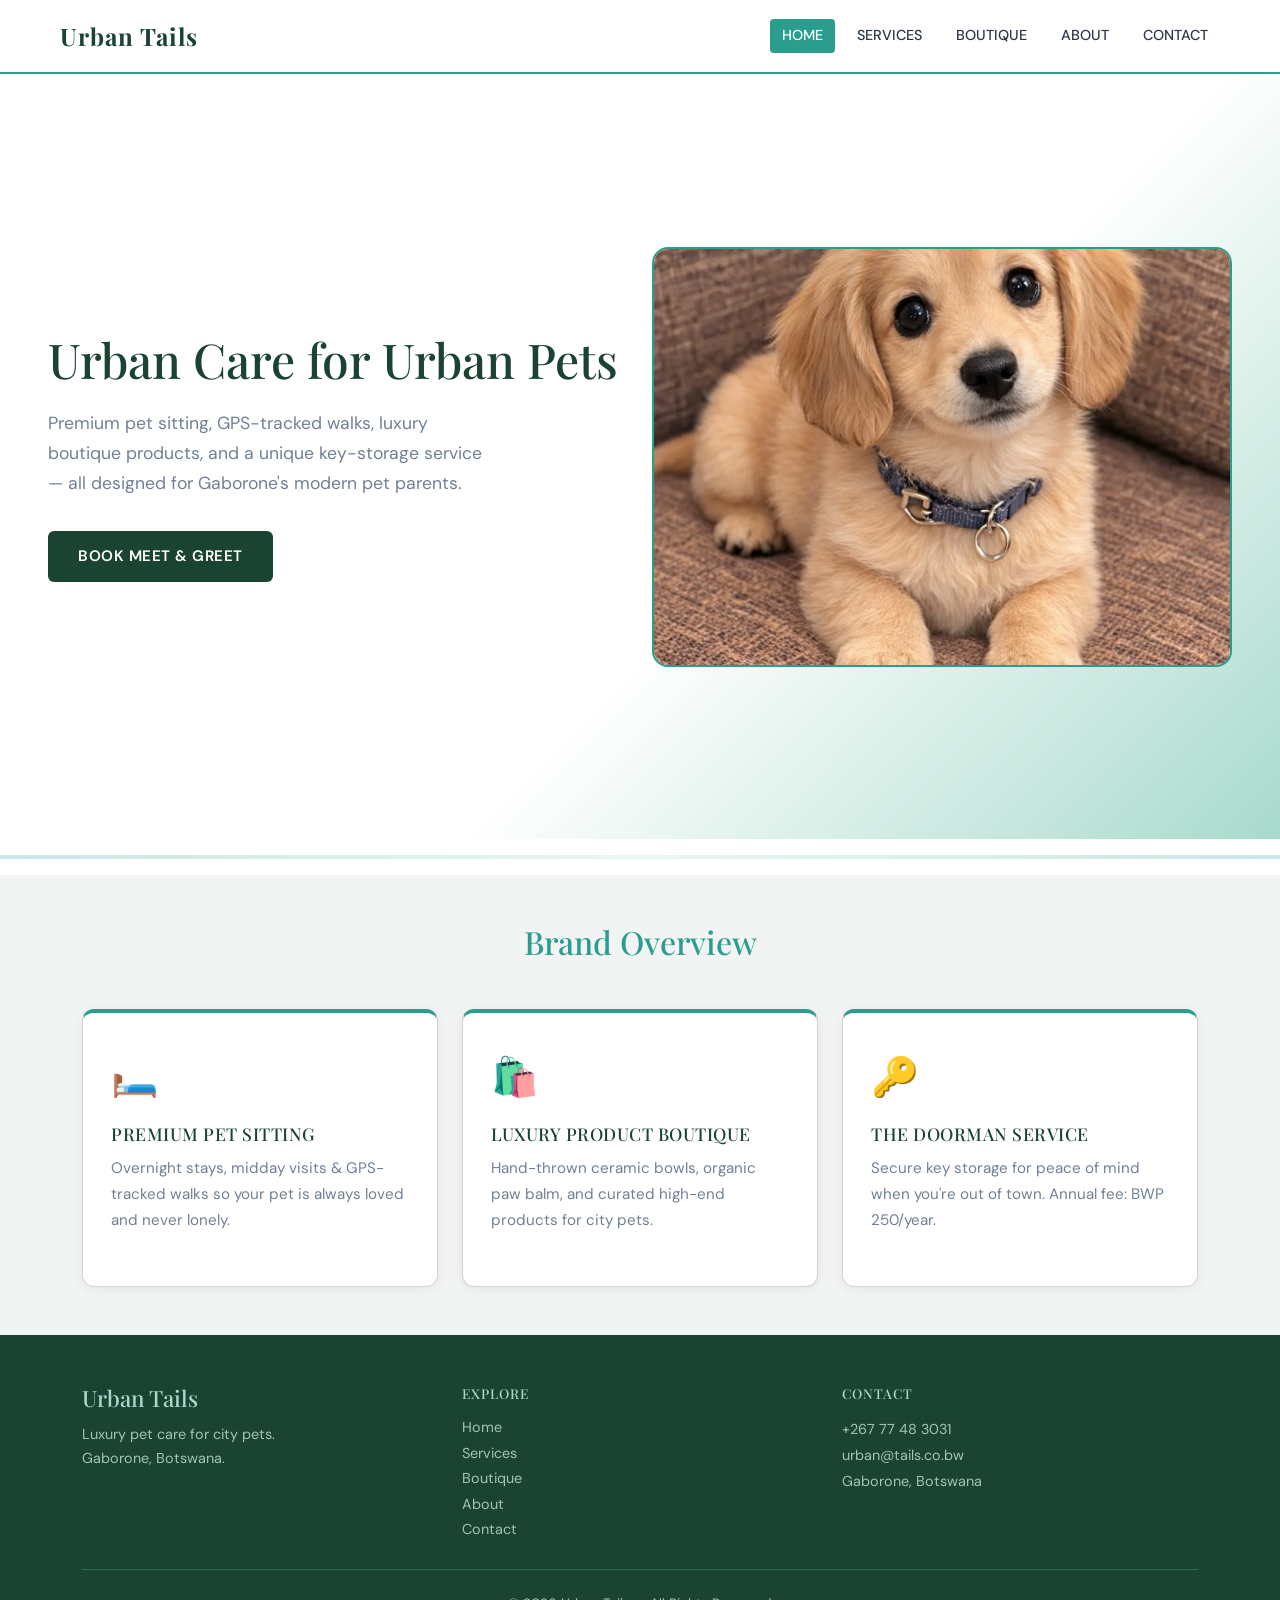
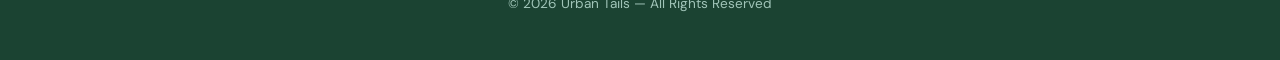
<file: index.html>
<!DOCTYPE html>
<html lang="en">
<head>
  <meta charset="UTF-8" />
  <meta name="viewport" content="width=device-width, initial-scale=1.0"/>
  <meta name="description" content="Urban Tails - Premium pet care and luxury boutique for city pets in Gaborone, Botswana"/>
  <title>Urban Tails – Home</title>
  <link href="https://fonts.googleapis.com/css2?family=Playfair+Display:wght@600;700&family=DM+Sans:wght@300;400;500&display=swap" rel="stylesheet"/>
  <link href="https://cdn.jsdelivr.net/npm/bootstrap@5.3.0/dist/css/bootstrap.min.css" rel="stylesheet"/>
  <link rel="stylesheet" href="style.css?v=10"/>
</head>
<body>

  <header>
    <nav class="top-nav">
      <a href="index.html" class="logo">Urban Tails</a>
      <nav class="main-links">
        <a href="index.html" class="active">HOME</a>
        <a href="services.html">SERVICES</a>
        <a href="boutique.html">BOUTIQUE</a>
        <a href="about.html">ABOUT</a>
        <a href="contact.html">CONTACT</a>
      </nav>
    </nav>
  </header>

  <main>
    <section id="home">
      <section class="container-fluid px-4 px-md-5">
        <section class="row align-items-center min-vh-85">
          <article class="col-md-6 py-5">
            <header>
              <h1>Urban Care for Urban Pets</h1>
              <p>Premium pet sitting, GPS-tracked walks, luxury boutique products, and a unique key-storage service — all designed for Gaborone's modern pet parents.</p>
              <a href="contact.html" class="btn-primary">BOOK MEET &amp; GREET</a>
            </header>
          </article>
          <article class="col-md-6">
            <figure>
              <img src="images/hero-dog.jpg" alt="Happy dog running outdoors" width="800" height="600"/>
            </figure>
          </article>
        </section>
      </section>
    </section>

    <hr class="section-divider"/>

    <section id="brand-overview">
      <section class="container py-5">
        <h2 class="text-center mb-5">Brand Overview</h2>
        <section class="row g-4 justify-content-center">
          <article class="col-md-4">
            <article class="card">
              <span class="card-icon">🛏️</span>
              <h3>Premium Pet Sitting</h3>
              <p>Overnight stays, midday visits &amp; GPS-tracked walks so your pet is always loved and never lonely.</p>
            </article>
          </article>
          <article class="col-md-4">
            <article class="card">
              <span class="card-icon">🛍️</span>
              <h3>Luxury Product Boutique</h3>
              <p>Hand-thrown ceramic bowls, organic paw balm, and curated high-end products for city pets.</p>
            </article>
          </article>
          <article class="col-md-4">
            <article class="card">
              <span class="card-icon">🔑</span>
              <h3>The Doorman Service</h3>
              <p>Secure key storage for peace of mind when you're out of town. Annual fee: BWP 250/year.</p>
            </article>
          </article>
        </section>
      </section>
    </section>
  </main>

  <footer>
    <section class="container">
      <section class="row g-4 mb-4">
        <article class="col-md-4">
          <h3>Urban Tails</h3>
          <p>Luxury pet care for city pets.<br/>Gaborone, Botswana.</p>
        </article>
        <article class="col-md-4">
          <h4>Explore</h4>
          <nav>
            <a href="index.html">Home</a>
            <a href="services.html">Services</a>
            <a href="boutique.html">Boutique</a>
            <a href="about.html">About</a>
            <a href="contact.html">Contact</a>
          </nav>
        </article>
        <article class="col-md-4">
          <h4>Contact</h4>
          <address>+267 77 48 3031<br/>urban@tails.co.bw<br/>Gaborone, Botswana</address>
        </article>
      </section>
      <p class="bottom text-center">© 2026 Urban Tails — All Rights Reserved</p>
    </section>
  </footer>

  
</body>
</html>
</file>
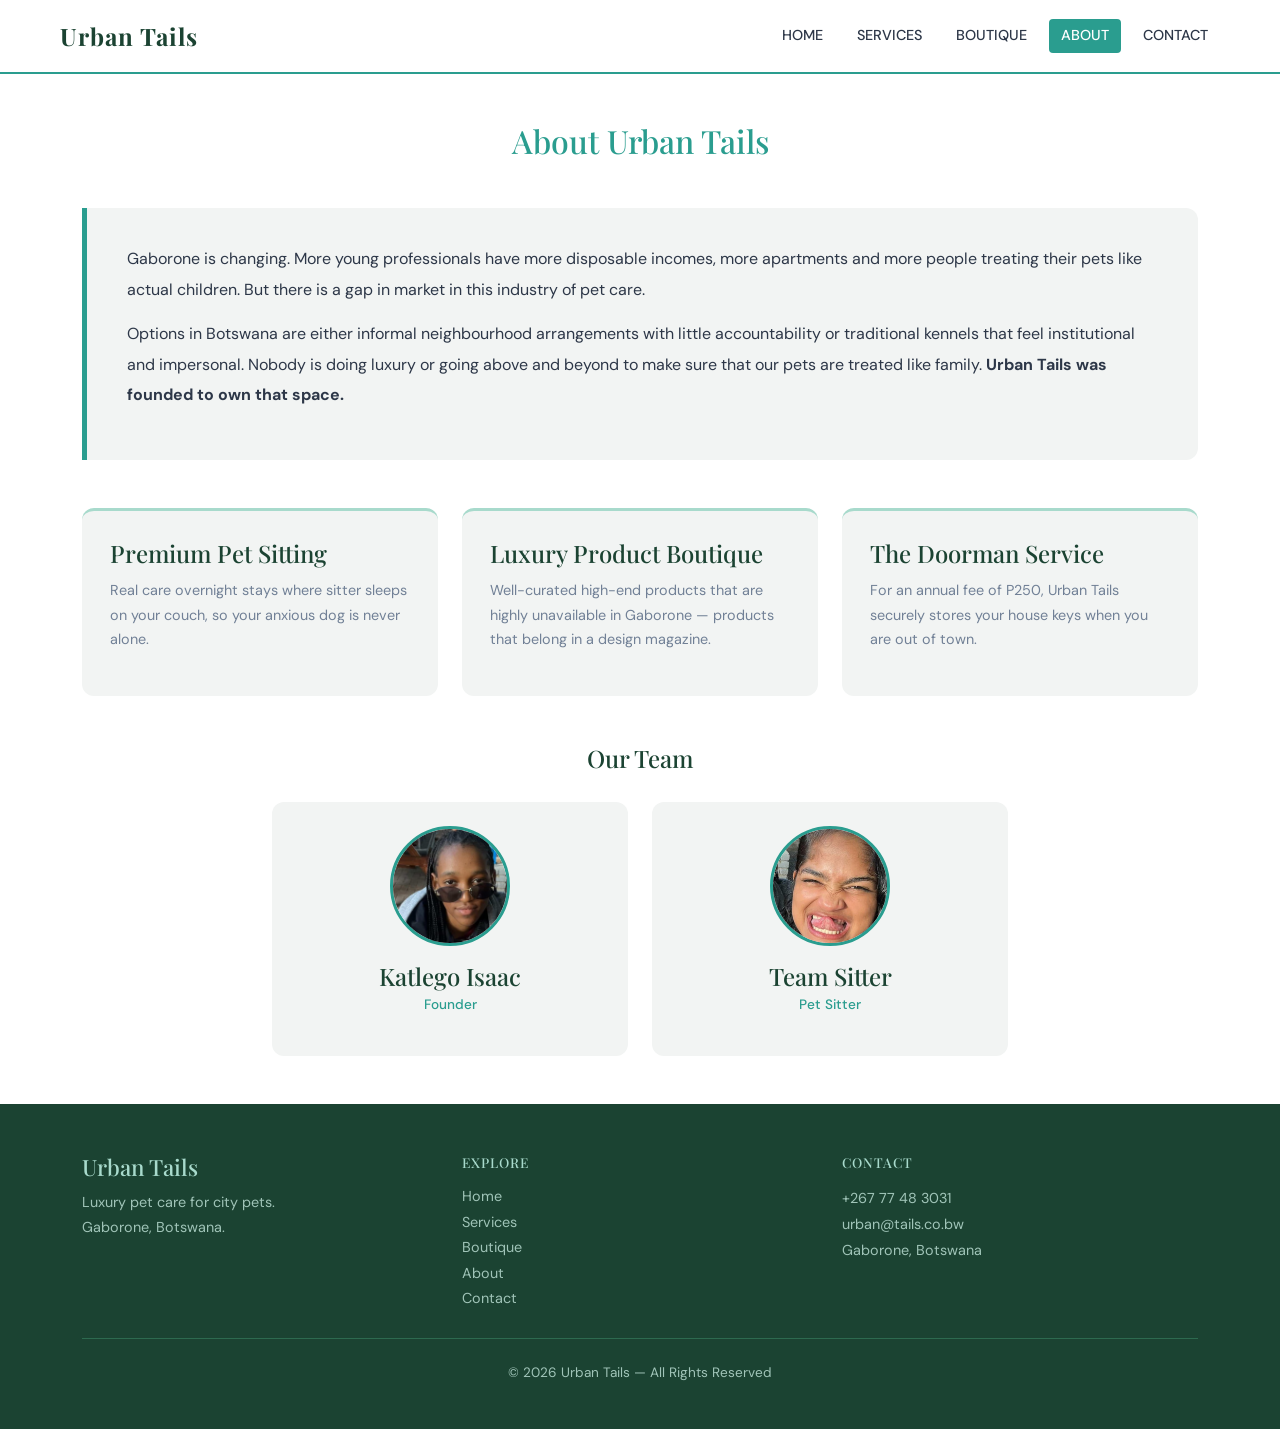
<file: about.html>
<!DOCTYPE html>
<html lang="en">
<head>
  <meta charset="UTF-8" />
  <meta name="viewport" content="width=device-width, initial-scale=1.0"/>
  <meta name="description" content="About Urban Tails - our story, team and mission for premium pet care in Gaborone"/>
  <title>Urban Tails – About</title>
  <link href="https://fonts.googleapis.com/css2?family=Playfair+Display:wght@600;700&family=DM+Sans:wght@300;400;500&display=swap" rel="stylesheet"/>
  <link href="https://cdn.jsdelivr.net/npm/bootstrap@5.3.0/dist/css/bootstrap.min.css" rel="stylesheet"/>
  <link rel="stylesheet" href="style.css?v=10"/>
</head>
<body>

  <header>
    <nav class="top-nav">
      <a href="index.html" class="logo">Urban Tails</a>
      <nav class="main-links">
        <a href="index.html">HOME</a>
        <a href="services.html">SERVICES</a>
        <a href="boutique.html">BOUTIQUE</a>
        <a href="about.html" class="active">ABOUT</a>
        <a href="contact.html">CONTACT</a>
      </nav>
    </nav>
  </header>

  <main>
    <section id="about" class="py-5">
      <section class="container">
        <h2 class="text-center mb-5">About Urban Tails</h2>

        <article class="story mb-5">
          <p>Gaborone is changing. More young professionals have more disposable incomes, more apartments and more people treating their pets like actual children. But there is a gap in market in this industry of pet care.</p>
          <p>Options in Botswana are either informal neighbourhood arrangements with little accountability or traditional kennels that feel institutional and impersonal. Nobody is doing luxury or going above and beyond to make sure that our pets are treated like family. <strong>Urban Tails was founded to own that space.</strong></p>
        </article>

        <section class="row g-4 mb-5 justify-content-center">
          <article class="col-md-4">
            <article class="service-item">
              <h4>Premium Pet Sitting</h4>
              <p>Real care overnight stays where sitter sleeps on your couch, so your anxious dog is never alone.</p>
            </article>
          </article>
          <article class="col-md-4">
            <article class="service-item">
              <h4>Luxury Product Boutique</h4>
              <p>Well-curated high-end products that are highly unavailable in Gaborone — products that belong in a design magazine.</p>
            </article>
          </article>
          <article class="col-md-4">
            <article class="service-item">
              <h4>The Doorman Service</h4>
              <p>For an annual fee of P250, Urban Tails securely stores your house keys when you are out of town.</p>
            </article>
          </article>
        </section>

        <section class="team-section">
          <h3>Our Team</h3>
          <section class="row g-4 justify-content-center">
            <article class="col-md-4">
              <article class="member">
                <figure>
                  <img src="images/katlego-founder.jpeg" alt="Portrait photo of Katlego Isaac, founder of Urban Tails" width="300" height="300"/>
                </figure>
                <h4>Katlego Isaac</h4>
                <p class="role">Founder</p>
              </article>
            </article>
            <article class="col-md-4">
              <article class="member">
                <figure>
                  <img src="images/team-sitter.jpeg" alt="Portrait photo of an Urban Tails pet sitter" width="300" height="300"/>
                </figure>
                <h4>Team Sitter</h4>
                <p class="role">Pet Sitter</p>
              </article>
            </article>
          </section>
        </section>
      </section>
    </section>
  </main>

  <footer>
    <section class="container">
      <section class="row g-4 mb-4">
        <article class="col-md-4">
          <h3>Urban Tails</h3>
          <p>Luxury pet care for city pets.<br/>Gaborone, Botswana.</p>
        </article>
        <article class="col-md-4">
          <h4>Explore</h4>
          <nav>
            <a href="index.html">Home</a>
            <a href="services.html">Services</a>
            <a href="boutique.html">Boutique</a>
            <a href="about.html">About</a>
            <a href="contact.html">Contact</a>
          </nav>
        </article>
        <article class="col-md-4">
          <h4>Contact</h4>
          <address>+267 77 48 3031<br/>urban@tails.co.bw<br/>Gaborone, Botswana</address>
        </article>
      </section>
      <p class="bottom text-center">© 2026 Urban Tails — All Rights Reserved</p>
    </section>
  </footer>

 
</body>
</html>
</file>
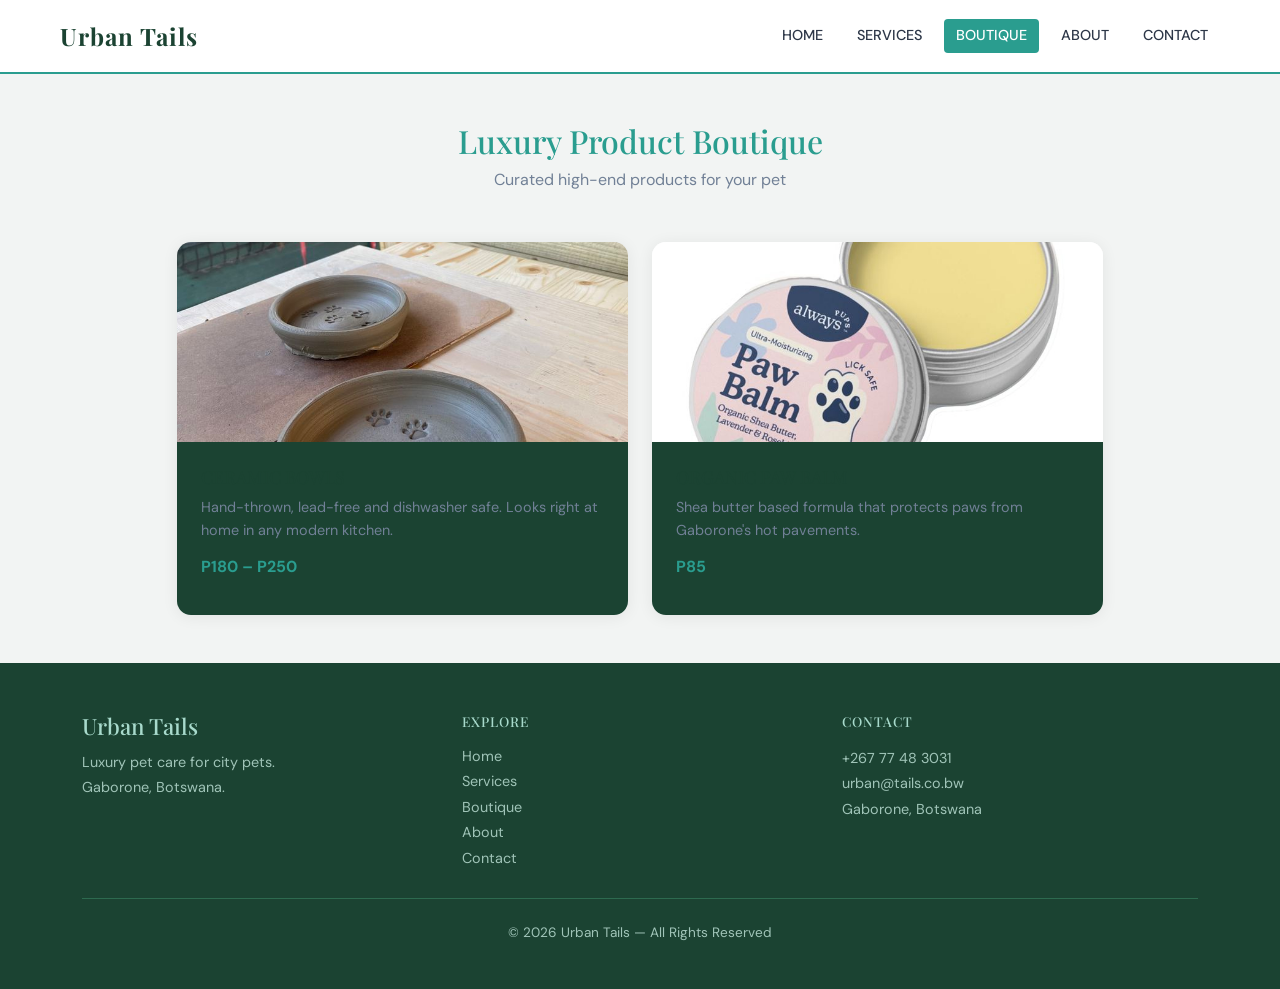
<file: boutique.html>
<!DOCTYPE html>
<html lang="en">
<head>
  <meta charset="UTF-8" />
  <meta name="viewport" content="width=device-width, initial-scale=1.0"/>
  <meta name="description" content="Urban Tails luxury boutique - curated high-end pet products in Gaborone"/>
  <title>Urban Tails – Boutique</title>
  <link href="https://fonts.googleapis.com/css2?family=Playfair+Display:wght@600;700&family=DM+Sans:wght@300;400;500&display=swap" rel="stylesheet"/>
  <link href="https://cdn.jsdelivr.net/npm/bootstrap@5.3.0/dist/css/bootstrap.min.css" rel="stylesheet"/>
  <link rel="stylesheet" href="style.css?v=10"/>
</head>
<body>

  <header>
    <nav class="top-nav">
      <a href="index.html" class="logo">Urban Tails</a>
      <nav class="main-links">
        <a href="index.html">HOME</a>
        <a href="services.html">SERVICES</a>
        <a href="boutique.html" class="active">BOUTIQUE</a>
        <a href="about.html">ABOUT</a>
        <a href="contact.html">CONTACT</a>
      </nav>
    </nav>
  </header>

  <main>
    <section id="boutique" class="py-5">
      <section class="container">
        <h2 class="text-center">Luxury Product Boutique</h2>
        <p class="subtitle">Curated high-end products for your pet</p>

        <section class="row g-4 justify-content-center">
          <article class="col-md-5">
            <article class="product-card">
              <figure>
                <img src="images/ceramic-bowl.jpg" alt="Handcrafted ceramic dog bowl in modern kitchen" width="600" height="400"/>
              </figure>
              <footer>
                <h3>Ceramic Bowls</h3>
                <p>Hand-thrown, lead-free and dishwasher safe. Looks right at home in any modern kitchen.</p>
                <p class="price">P180 – P250</p>
              </footer>
            </article>
          </article>
          <article class="col-md-5">
            <article class="product-card">
              <figure>
                <img src="images/paw-balm.jpg" alt="Organic paw balm container for dog paw protection" width="600" height="400"/>
              </figure>
              <footer>
                <h3>Organic Paw Balm</h3>
                <p>Shea butter based formula that protects paws from Gaborone's hot pavements.</p>
                <p class="price">P85</p>
              </footer>
            </article>
          </article>
        </section>
      </section>
    </section>
  </main>

  <footer>
    <section class="container">
      <section class="row g-4 mb-4">
        <article class="col-md-4">
          <h3>Urban Tails</h3>
          <p>Luxury pet care for city pets.<br/>Gaborone, Botswana.</p>
        </article>
        <article class="col-md-4">
          <h4>Explore</h4>
          <nav>
            <a href="index.html">Home</a>
            <a href="services.html">Services</a>
            <a href="boutique.html">Boutique</a>
            <a href="about.html">About</a>
            <a href="contact.html">Contact</a>
          </nav>
        </article>
        <article class="col-md-4">
          <h4>Contact</h4>
          <address>+267 77 48 3031<br/>urban@tails.co.bw<br/>Gaborone, Botswana</address>
        </article>
      </section>
      <p class="bottom text-center">© 2026 Urban Tails — All Rights Reserved</p>
    </section>
  </footer>

  
</body>
</html>
</file>
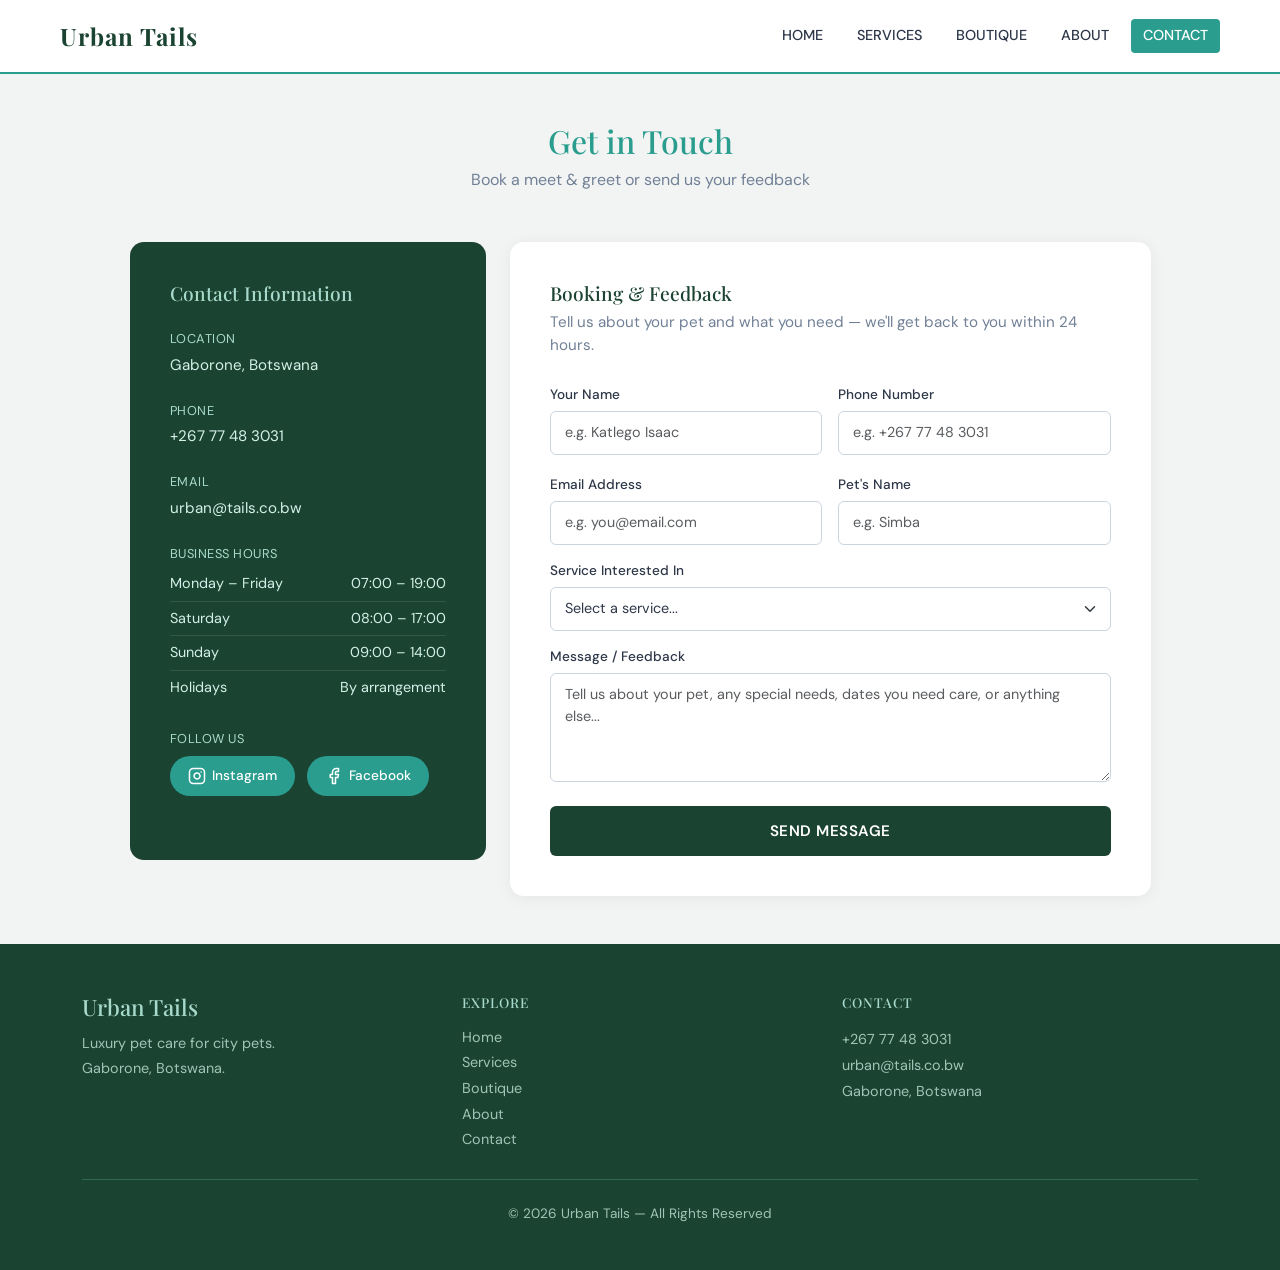
<file: contact.html>
<!DOCTYPE html>
<html lang="en">
<head>
  <meta charset="UTF-8" />
  <meta name="viewport" content="width=device-width, initial-scale=1.0"/>
  <meta name="description" content="Contact Urban Tails - book a meet and greet or send feedback about our pet care services"/>
  <title>Urban Tails – Contact</title>
  <link href="https://fonts.googleapis.com/css2?family=Playfair+Display:wght@600;700&family=DM+Sans:wght@300;400;500&display=swap" rel="stylesheet"/>
  <link href="https://cdn.jsdelivr.net/npm/bootstrap@5.3.0/dist/css/bootstrap.min.css" rel="stylesheet"/>
  <link rel="stylesheet" href="style.css?v=10"/>
</head>
<body>

  <header>
    <nav class="top-nav">
      <a href="index.html" class="logo">Urban Tails</a>
      <nav class="main-links">
        <a href="index.html">HOME</a>
        <a href="services.html">SERVICES</a>
        <a href="boutique.html">BOUTIQUE</a>
        <a href="about.html">ABOUT</a>
        <a href="contact.html" class="active">CONTACT</a>
      </nav>
    </nav>
  </header>

  <main>
    <section id="contact" class="py-5">
      <section class="container">
        <h2 class="text-center">Get in Touch</h2>
        <p class="subtitle">Book a meet &amp; greet or send us your feedback</p>

        <section class="row g-4 justify-content-center">
          <aside class="col-lg-4">
            <section class="contact-info">
              <h3>Contact Information</h3>
              <section class="info-item">
                <span class="label">Location</span>
                <span class="value">Gaborone, Botswana</span>
              </section>
              <section class="info-item">
                <span class="label">Phone</span>
                <span class="value"><a href="tel:+26777483031">+267 77 48 3031</a></span>
              </section>
              <section class="info-item">
                <span class="label">Email</span>
                <span class="value"><a href="mailto:urban@tails.co.bw">urban@tails.co.bw</a></span>
              </section>
              <section class="info-item">
                <span class="label">Business Hours</span>
                <table class="hours-table">
                  <tbody>
                    <tr><td>Monday – Friday</td><td>07:00 – 19:00</td></tr>
                    <tr><td>Saturday</td><td>08:00 – 17:00</td></tr>
                    <tr><td>Sunday</td><td>09:00 – 14:00</td></tr>
                    <tr><td>Holidays</td><td>By arrangement</td></tr>
                  </tbody>
                </table>
              </section>
              <section class="info-item">
                <span class="label">Follow Us</span>
                <nav class="socials">
                  <a href="#" aria-label="Instagram">
                    <svg width="18" height="18" viewBox="0 0 24 24" fill="none" stroke="currentColor" stroke-width="2" stroke-linecap="round" stroke-linejoin="round"><rect x="2" y="2" width="20" height="20" rx="5" ry="5"/><path d="M16 11.37A4 4 0 1 1 12.63 8 4 4 0 0 1 16 11.37z"/><line x1="17.5" y1="6.5" x2="17.51" y2="6.5"/></svg>
                    Instagram
                  </a>
                  <a href="#" aria-label="Facebook">
                    <svg width="18" height="18" viewBox="0 0 24 24" fill="none" stroke="currentColor" stroke-width="2" stroke-linecap="round" stroke-linejoin="round"><path d="M18 2h-3a5 5 0 0 0-5 5v3H7v4h3v8h4v-8h3l1-4h-4V7a1 1 0 0 1 1-1h3z"/></svg>
                    Facebook
                  </a>
                </nav>
              </section>
            </section>
          </aside>

          <section class="col-lg-7">
            <section class="form-panel">
              <h3>Booking &amp; Feedback</h3>
              <p class="form-subtitle">Tell us about your pet and what you need — we'll get back to you within 24 hours.</p>
              <form id="contactForm" novalidate>
                <fieldset class="row g-3">
                  <section class="col-md-6">
                    <label for="name">Your Name</label>
                    <input type="text" class="form-control" id="name" name="name" placeholder="e.g. Katlego Isaac" required/>
                  </section>
                  <section class="col-md-6">
                    <label for="phone">Phone Number</label>
                    <input type="tel" class="form-control" id="phone" name="phone" placeholder="e.g. +267 77 48 3031" required/>
                  </section>
                </fieldset>
                <fieldset class="row g-3 mt-1">
                  <section class="col-md-6">
                    <label for="email">Email Address</label>
                    <input type="email" class="form-control" id="email" name="email" placeholder="e.g. you@email.com" required/>
                  </section>
                  <section class="col-md-6">
                    <label for="pet">Pet's Name</label>
                    <input type="text" class="form-control" id="pet" name="pet" placeholder="e.g. Simba"/>
                  </section>
                </fieldset>
                <fieldset class="mt-3">
                  <label for="service">Service Interested In</label>
                  <select class="form-select" id="service" name="service" required>
                    <option value="" disabled selected>Select a service...</option>
                    <option value="overnight">Premium Pet Sitting — Overnight (P400/night)</option>
                    <option value="midday">Premium Pet Sitting — Midday Visit (P120/visit)</option>
                    <option value="walk30">Dog Walking — 30 min (P100)</option>
                    <option value="walk60">Dog Walking — 60 min (P150)</option>
                    <option value="doorman">The Doorman Service — Annual (P250/year)</option>
                    <option value="boutique">Boutique Product Enquiry</option>
                    <option value="feedback">General Feedback</option>
                  </select>
                </fieldset>
                <fieldset class="mt-3">
                  <label for="message">Message / Feedback</label>
                  <textarea class="form-control" id="message" name="message" rows="4" placeholder="Tell us about your pet, any special needs, dates you need care, or anything else..."></textarea>
                </fieldset>
                <section class="mt-4">
                  <button type="submit" class="btn-primary w-100">SEND MESSAGE</button>
                </section>
              </form>
            </section>
          </section>
        </section>
      </section>
    </section>
  </main>

  <footer>
    <section class="container">
      <section class="row g-4 mb-4">
        <article class="col-md-4">
          <h3>Urban Tails</h3>
          <p>Luxury pet care for city pets.<br/>Gaborone, Botswana.</p>
        </article>
        <article class="col-md-4">
          <h4>Explore</h4>
          <nav>
            <a href="index.html">Home</a>
            <a href="services.html">Services</a>
            <a href="boutique.html">Boutique</a>
            <a href="about.html">About</a>
            <a href="contact.html">Contact</a>
          </nav>
        </article>
        <article class="col-md-4">
          <h4>Contact</h4>
          <address>+267 77 48 3031<br/>urban@tails.co.bw<br/>Gaborone, Botswana</address>
        </article>
      </section>
      <p class="bottom text-center">© 2026 Urban Tails — All Rights Reserved</p>
    </section>
  </footer>

 </body>
</html>
</file>
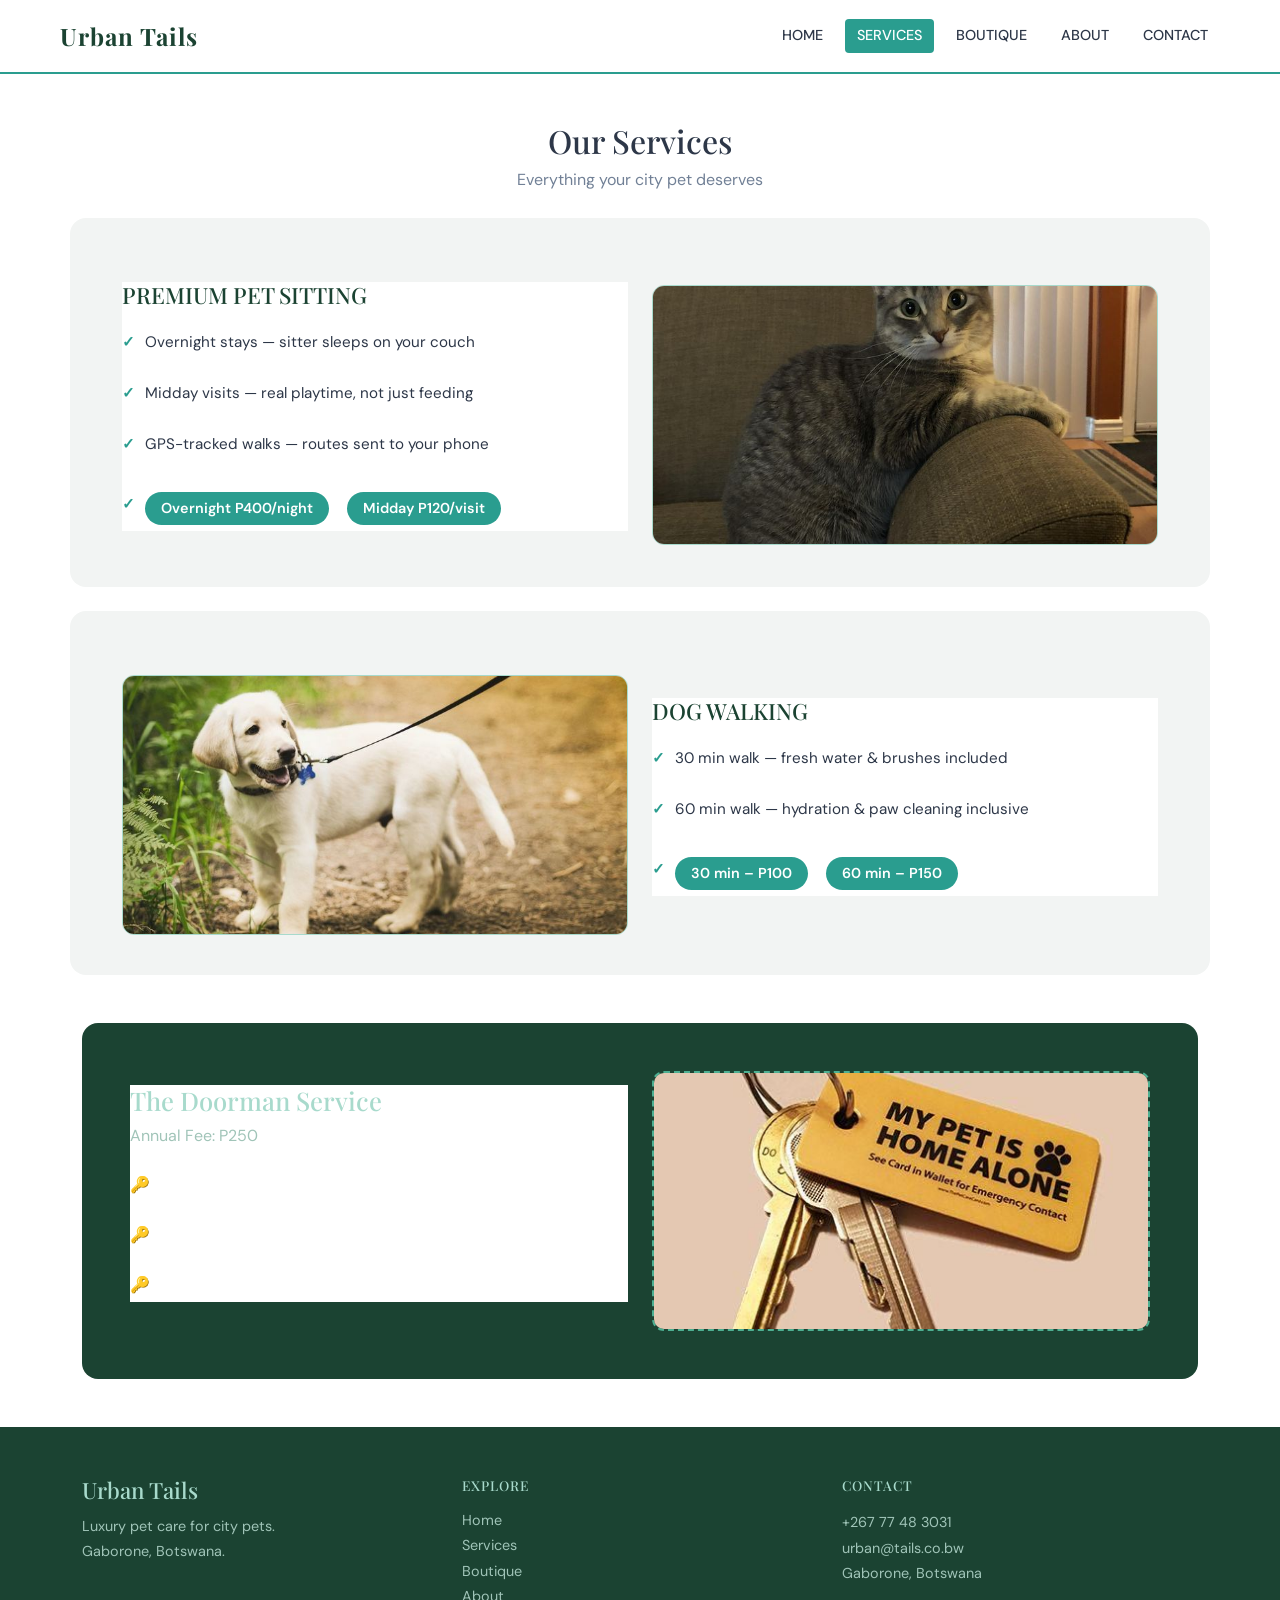
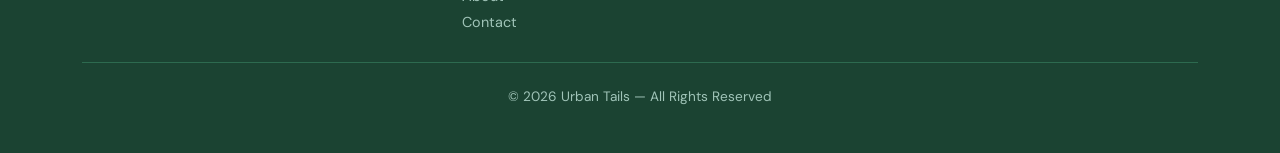
<file: services.html>
<!DOCTYPE html>
<html lang="en">
<head>
  <meta charset="UTF-8" />
  <meta name="viewport" content="width=device-width, initial-scale=1.0"/>
  <meta name="description" content="Urban Tails services - Premium pet sitting, dog walking and doorman key storage in Gaborone"/>
  <title>Urban Tails – Services</title>
  <link href="https://fonts.googleapis.com/css2?family=Playfair+Display:wght@600;700&family=DM+Sans:wght@300;400;500&display=swap" rel="stylesheet"/>
  <link href="https://cdn.jsdelivr.net/npm/bootstrap@5.3.0/dist/css/bootstrap.min.css" rel="stylesheet"/>
  <link rel="stylesheet" href="style.css?v=10"/>
</head>
<body>

  <header>
    <nav class="top-nav">
      <a href="index.html" class="logo">Urban Tails</a>
      <nav class="main-links">
        <a href="index.html">HOME</a>
        <a href="services.html" class="active">SERVICES</a>
        <a href="boutique.html">BOUTIQUE</a>
        <a href="about.html">ABOUT</a>
        <a href="contact.html">CONTACT</a>
      </nav>
    </nav>
  </header>

  <main>
    <section id="services" class="py-5">
      <section class="container">
        <h2 class="text-center">Our Services</h2>
        <p class="subtitle">Everything your city pet deserves</p>

        <section class="row align-items-center g-4 mb-5 service-block">
          <article class="col-md-6">
            <header>
              <h3>Premium Pet Sitting</h3>
              <p>Overnight stays — sitter sleeps on your couch</p>
              <p>Midday visits — real playtime, not just feeding</p>
              <p>GPS-tracked walks — routes sent to your phone</p>
              <p class="mt-3">
                <span class="price-tag">Overnight P400/night</span>
                <span class="price-tag" style="margin-left:8px;">Midday P120/visit</span>
              </p>
            </header>
          </article>
          <article class="col-md-6">
            <figure>
              <img src="images/pet-sitting-couch.jpg" alt="Dog resting comfortably on a couch at home" width="600" height="400"/>
            </figure>
          </article>
        </section>

        <section class="row align-items-center g-4 mb-5 service-block flex-md-row-reverse">
          <article class="col-md-6">
            <header>
              <h3>Dog Walking</h3>
              <p>30 min walk — fresh water &amp; brushes included</p>
              <p>60 min walk — hydration &amp; paw cleaning inclusive</p>
              <p class="mt-3">
                <span class="price-tag">30 min – P100</span>
                <span class="price-tag" style="margin-left:8px;">60 min – P150</span>
              </p>
            </header>
          </article>
          <article class="col-md-6">
            <figure>
              <img src="images/dog-walking.jpg" alt="Person walking dog on a leash outdoors" width="600" height="400"/>
            </figure>
          </article>
        </section>

        <article class="doorman-card">
          <section class="row align-items-center g-4">
            <article class="col-md-6">
              <header>
                <h3>The Doorman Service</h3>
                <span class="annual">Annual Fee: P250</span>
                <p>Secure key storage</p>
                <p>Same-day booking priority</p>
                <p>Peace of mind when you're away</p>
              </header>
            </article>
            <article class="col-md-6">
              <figure>
                <img src="images/doorman-keys.jpg" alt="House keys on a table representing secure key storage" width="600" height="400"/>
              </figure>
            </article>
          </section>
        </article>
      </section>
    </section>
  </main>

  <footer>
    <section class="container">
      <section class="row g-4 mb-4">
        <article class="col-md-4">
          <h3>Urban Tails</h3>
          <p>Luxury pet care for city pets.<br/>Gaborone, Botswana.</p>
        </article>
        <article class="col-md-4">
          <h4>Explore</h4>
          <nav>
            <a href="index.html">Home</a>
            <a href="services.html">Services</a>
            <a href="boutique.html">Boutique</a>
            <a href="about.html">About</a>
            <a href="contact.html">Contact</a>
          </nav>
        </article>
        <article class="col-md-4">
          <h4>Contact</h4>
          <address>+267 77 48 3031<br/>urban@tails.co.bw<br/>Gaborone, Botswana</address>
        </article>
      </section>
      <p class="bottom text-center">© 2026 Urban Tails — All Rights Reserved</p>
    </section>
  </footer>

  
</body>
</html>
</file>
<file: style.css>
/* urban tails styles */

:root {
  --teal: #2A9D8F;
  --dark-green: #1B4332;
  --mint: #A8DACC;
  --light-gray: #F2F4F3;
  --white: #FFFFFF;
  --text-dark: #2D3748;
  --text-light: #718096;
}

* { margin: 0; padding: 0; box-sizing: border-box; }
html { scroll-behavior: smooth; }
body {
  font-family: 'DM Sans', sans-serif;
  color: var(--text-dark);
  background: var(--white);
}
h1, h2, h3, h4 { font-family: 'Playfair Display', serif; }
a { text-decoration: none; color: inherit; }
img { width: 100%; height: 100%; object-fit: cover; display: block; }
figure { margin: 0; overflow: hidden; }

/* simple navbar - back to your original way */
header { background: var(--white); }
nav.top-nav {
  position: sticky;
  top: 0;
  z-index: 100;
  background: var(--white);
  border-bottom: 2px solid var(--teal);
  display: flex;
  justify-content: space-between;
  align-items: center;
  padding: 18px 60px;
}
a.logo {
  font-family: 'Playfair Display', serif;
  font-size: 1.5rem;
  color: var(--dark-green);
  letter-spacing: 1px;
  font-weight: 700;
}
nav.main-links { display: flex; gap: 10px; }
nav.main-links a {
  font-size: 0.9rem;
  font-weight: 500;
  color: var(--text-dark);
  padding: 6px 12px;
  border-radius: 4px;
  transition: background 0.2s, color 0.2s;
}
nav.main-links a:hover { background: var(--teal); color: var(--white); }
nav.main-links a.active { background: var(--teal); color: var(--white); }

/* buttons and shared bits */
.btn-primary {
  display: inline-block;
  background: var(--dark-green);
  color: var(--white);
  padding: 14px 30px;
  border-radius: 6px;
  font-weight: 600;
  font-size: 0.95rem;
  letter-spacing: 0.5px;
  transition: background 0.2s, transform 0.2s;
  border: none;
  cursor: pointer;
}
.btn-primary:hover { background: var(--teal); transform: translateY(-2px); color: var(--white); }

.subtitle { text-align: center; color: var(--text-light); margin-bottom: 50px; font-size: 1rem; }
hr.section-divider { height: 4px; background: linear-gradient(90deg, var(--teal), var(--mint), var(--teal)); border: none; }
.price-tag { display: inline-block; background: var(--teal); color: var(--white); padding: 6px 16px; border-radius: 20px; font-size: 0.9rem; font-weight: 600; margin-top: 8px; }
.min-vh-85 { min-height: 85vh; }

/* home page */
section#home { background: linear-gradient(135deg, var(--white) 60%, var(--mint) 100%); }
section#home header h1 { font-size: 3rem; color: var(--dark-green); line-height: 1.2; margin-bottom: 20px; }
section#home header p { font-size: 1.1rem; color: var(--text-light); margin-bottom: 32px; max-width: 440px; line-height: 1.7; }
section#home figure { border-radius: 16px; height: 420px; border: 2px solid var(--teal); }

section#brand-overview { background: var(--light-gray); }
section#brand-overview h2 { font-size: 2rem; color: var(--teal); }

/* cards */
article.card {
  background: var(--white);
  border-radius: 12px;
  padding: 36px 28px;
  border-top: 4px solid var(--teal);
  box-shadow: 0 2px 12px rgba(0,0,0,0.06);
  transition: transform 0.2s;
  height: 100%;
}
article.card:hover { transform: translateY(-4px); }
span.card-icon { font-size: 2.4rem; display: block; margin-bottom: 16px; }
article.card h3 { font-size: 1.1rem; color: var(--dark-green); margin-bottom: 12px; text-transform: uppercase; letter-spacing: 0.5px; }
article.card p { color: var(--text-light); font-size: 0.95rem; line-height: 1.7; }

/* services page */
section.service-block { background: var(--light-gray); border-radius: 16px; padding: 40px; }
section.service-block header h3 { font-size: 1.4rem; color: var(--dark-green); margin-bottom: 16px; text-transform: uppercase; }
section.service-block header p { padding: 6px 0; color: var(--text-dark); font-size: 0.95rem; display: flex; align-items: center; gap: 10px; }
section.service-block header p::before { content: "✓"; color: var(--teal); font-weight: bold; }
section.service-block figure { height: 260px; border-radius: 12px; border: 1px solid var(--mint); }

article.doorman-card { background: var(--dark-green); color: var(--white); border-radius: 16px; padding: 48px; }
article.doorman-card h3 { font-size: 1.6rem; margin-bottom: 8px; color: var(--mint); }
article.doorman-card span.annual { display: inline-block; font-size: 1rem; color: #a0c4b8; margin-bottom: 20px; }
article.doorman-card header p { padding: 5px 0; display: flex; gap: 10px; }
article.doorman-card header p::before { content: "🔑"; }
article.doorman-card figure { height: 260px; border-radius: 12px; border: 2px dashed #4caf91; }

/* boutique */
section#boutique { background: var(--light-gray); }
section#boutique h2 { color: var(--teal); font-size: 2rem; }
article.product-card { background: var(--white); border-radius: 14px; overflow: hidden; box-shadow: 0 2px 16px rgba(0,0,0,0.07); transition: transform 0.2s; height: 100%; }
article.product-card:hover { transform: translateY(-4px); }
article.product-card figure { height: 200px; }
article.product-card footer { padding: 24px; }
article.product-card footer h3 { font-size: 1.1rem; color: var(--dark-green); margin-bottom: 8px; text-transform: uppercase; }
article.product-card footer p { font-size: 0.9rem; color: var(--text-light); margin-bottom: 12px; line-height: 1.6; }
article.product-card footer .price { font-size: 1rem; font-weight: 700; color: var(--teal); }

/* about page */
section#about h2 { color: var(--teal); font-size: 2rem; }
article.story { background: var(--light-gray); border-left: 5px solid var(--teal); border-radius: 0 12px 12px 0; padding: 36px 40px; }
article.story p { font-size: 1rem; line-height: 1.9; color: var(--text-dark); margin-bottom: 14px; }
article.service-item { background: var(--light-gray); border-radius: 12px; padding: 28px; border-top: 3px solid var(--mint); height: 100%; }
article.service-item h4 { color: var(--dark-green); margin-bottom: 10px; }
article.service-item p { font-size: 0.9rem; color: var(--text-light); line-height: 1.7; }

section.team-section h3 { text-align: center; color: var(--dark-green); font-size: 1.5rem; margin-bottom: 30px; }
article.member { background: var(--light-gray); border-radius: 12px; padding: 24px; text-align: center; }
article.member figure { width: 120px; height: 120px; border-radius: 50%; margin: 0 auto 16px; border: 3px solid var(--teal); overflow: hidden; }
article.member h4 { color: var(--dark-green); margin-bottom: 4px; }
article.member p.role { font-size: 0.85rem; color: var(--teal); font-weight: 500; }

/* contact page */
section#contact { background: var(--light-gray); }
section#contact h2 { color: var(--teal); font-size: 2rem; }
section.contact-info { background: var(--dark-green); border-radius: 14px; padding: 40px; color: var(--white); }
section.contact-info h3 { color: var(--mint); margin-bottom: 24px; font-size: 1.2rem; }
section.info-item { margin-bottom: 24px; }
section.info-item span.label { display: block; font-size: 0.8rem; color: var(--mint); text-transform: uppercase; letter-spacing: 0.5px; margin-bottom: 4px; }
section.info-item span.value { font-size: 0.95rem; color: #d4f1e9; line-height: 1.6; }
section.info-item span.value a { color: #d4f1e9; border-bottom: 1px solid transparent; transition: border-color 0.2s; }
section.info-item span.value a:hover { border-bottom-color: #d4f1e9; }

table.hours-table { width: 100%; font-size: 0.9rem; margin-top: 4px; border-collapse: collapse; }
table.hours-table tr { border-bottom: 1px solid rgba(255,255,255,0.1); }
table.hours-table tr:last-child { border-bottom: none; }
table.hours-table td { padding: 6px 0; color: #d4f1e9; }
table.hours-table td:last-child { text-align: right; }

nav.socials { display: flex; gap: 12px; margin-top: 8px; flex-wrap: wrap; }
nav.socials a { background: var(--teal); color: var(--white); padding: 10px 18px; border-radius: 30px; font-size: 0.85rem; font-weight: 500; transition: background 0.2s; display: inline-flex; align-items: center; gap: 6px; }
nav.socials a:hover { background: var(--mint); color: var(--dark-green); }

section.form-panel { background: var(--white); border-radius: 14px; padding: 40px; box-shadow: 0 2px 16px rgba(0,0,0,0.06); }
section.form-panel h3 { color: var(--dark-green); margin-bottom: 6px; font-size: 1.2rem; }
p.form-subtitle { color: var(--text-light); font-size: 0.95rem; margin-bottom: 28px; }
label { display: block; font-size: 0.85rem; font-weight: 500; color: var(--text-dark); margin-bottom: 6px; }

/* overriding bootstrap form borders */
.form-control, .form-select { border: 1.5px solid #CBD5E0; border-radius: 6px; font-family: 'DM Sans', sans-serif; font-size: 0.9rem; color: var(--text-dark); padding: 10px 14px; }
.form-control:focus, .form-select:focus { border-color: var(--teal); box-shadow: 0 0 0 0.15rem rgba(42, 157, 143, 0.25); }

/* footer */
footer { background: var(--dark-green); color: var(--white); padding: 50px 0 30px; }
footer article h3 { font-size: 1.4rem; color: var(--mint); margin-bottom: 10px; }
footer article p { color: #a0c4b8; font-size: 0.9rem; line-height: 1.7; }
footer article h4 { color: var(--mint); margin-bottom: 16px; font-size: 0.85rem; text-transform: uppercase; letter-spacing: 1px; }
footer nav a { color: #a0c4b8; font-size: 0.9rem; transition: color 0.2s; display: block; margin-bottom: 4px; }
footer nav a:hover { color: var(--white); }
footer address { color: #a0c4b8; font-size: 0.9rem; line-height: 1.8; font-style: normal; }
footer p.bottom { border-top: 1px solid #2d6a4f; padding-top: 24px; color: #a0c4b8; font-size: 0.85rem; }

/* mobile adjustments - bootstrap handles the grids, this handles the simple nav */
@media (max-width: 768px) {
  nav.top-nav { flex-direction: column; padding: 20px; gap: 15px; }
  nav.main-links { flex-direction: column; width: 100%; align-items: center; gap: 10px; }
  nav.main-links a { text-align: center; width: 100%; display: block; }
  
  section#home header h1 { font-size: 2rem; }
  section#home figure { height: 280px; }
  section.service-block { padding: 24px; }
  section.service-block figure { height: 200px; margin-top: 20px; }
  article.doorman-card { padding: 28px; }
  article.doorman-card figure { height: 200px; margin-top: 20px; }
  article.story { padding: 24px 20px; }
  section.form-panel { padding: 28px; }
  section.contact-info { padding: 28px; }
}
</file>
